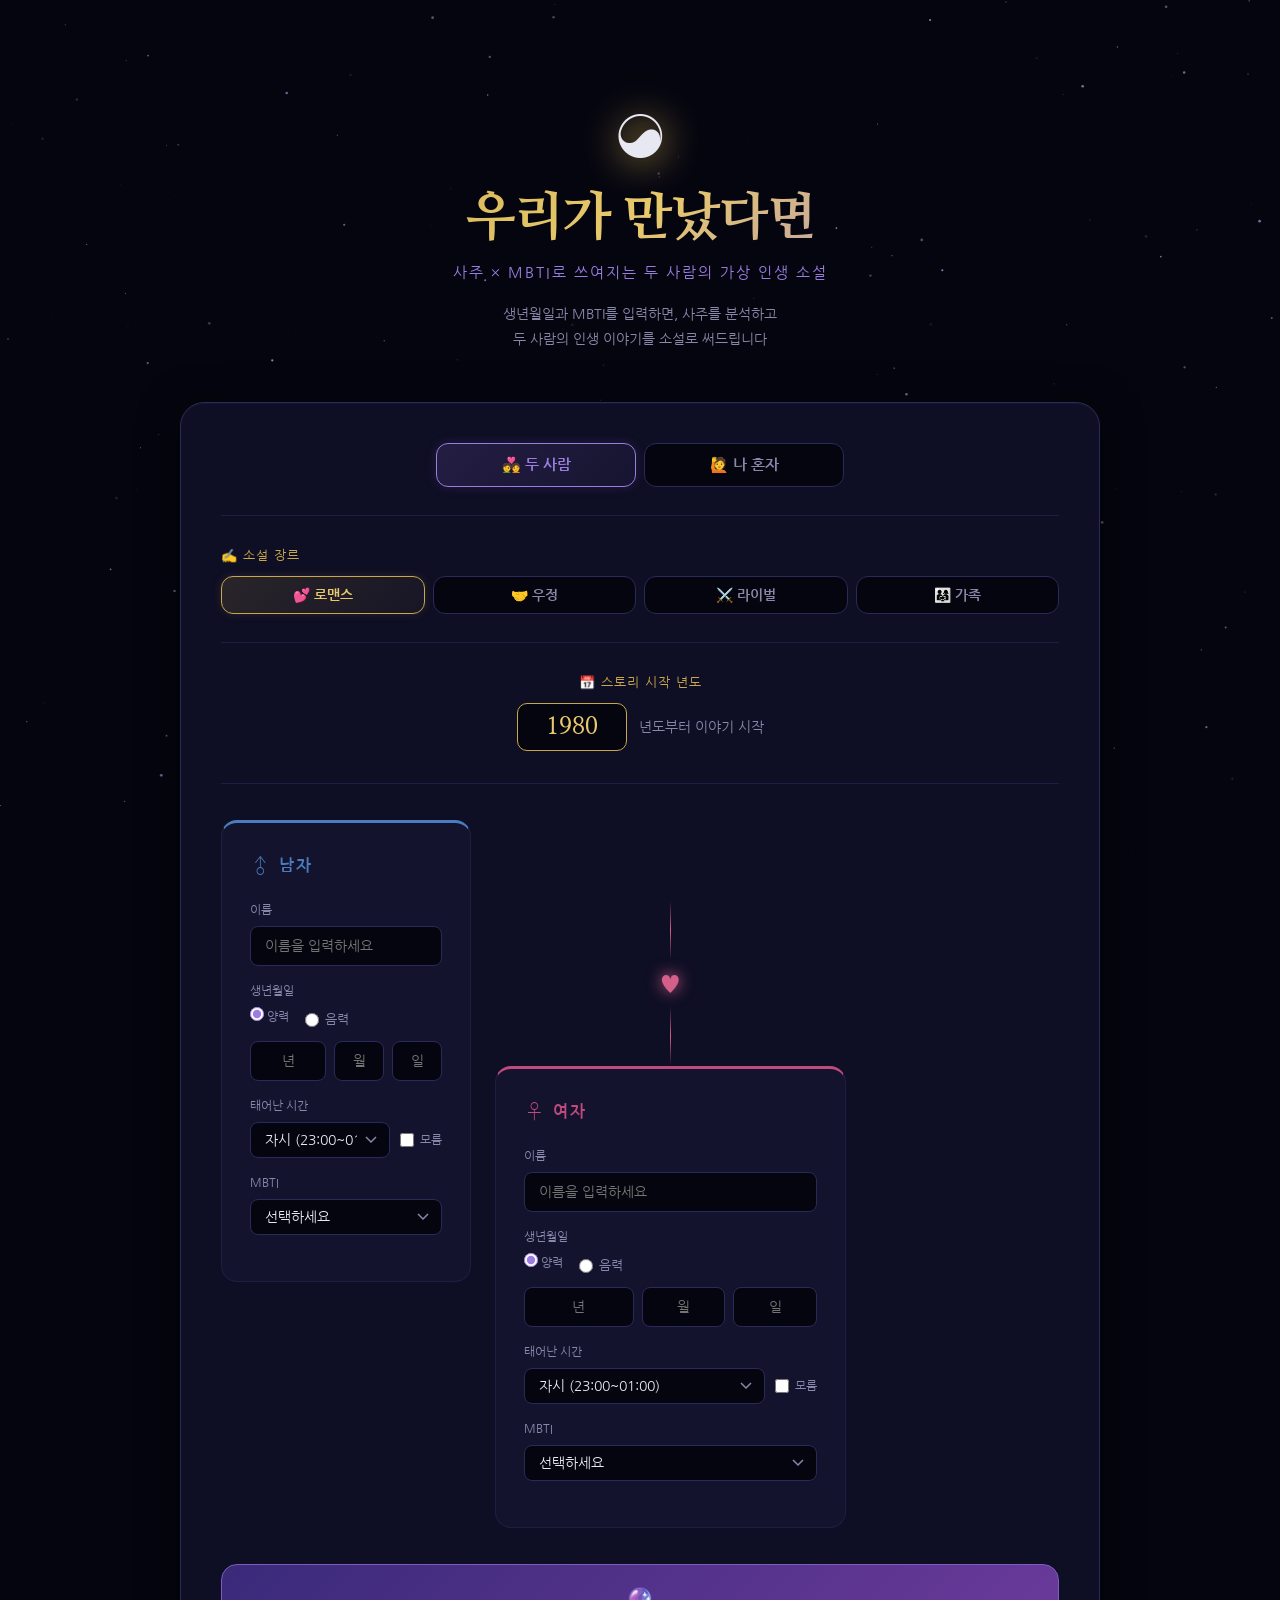
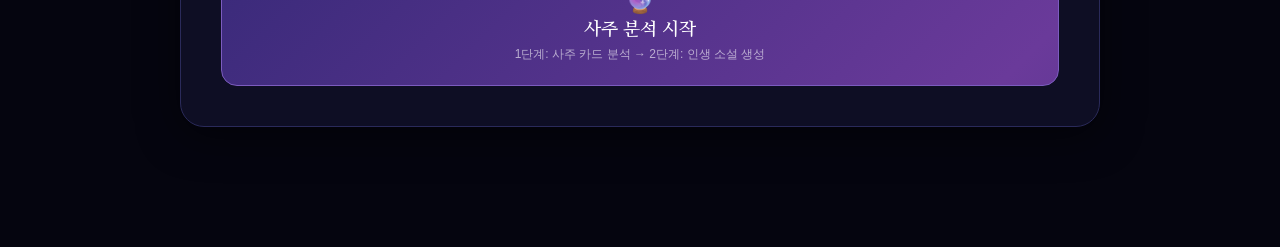
<file: templates/index.html>
<!DOCTYPE html>
<html lang="ko">
<head>
  <meta charset="UTF-8" />
  <meta name="viewport" content="width=device-width, initial-scale=1.0" />
  <title>사주×MBTI 인생소설 | 우리가 만났다면</title>
  <link rel="preconnect" href="https://fonts.googleapis.com" />
  <link href="https://fonts.googleapis.com/css2?family=Nanum+Myeongjo:wght@400;700;800&family=Nanum+Gothic:wght@400;700&display=swap" rel="stylesheet" />
  <link rel="stylesheet" href="/static/css/style.css" />
</head>
<body>
  <canvas id="stars"></canvas>

  <div class="container">

    <!-- 헤더 -->
    <header class="hero">
      <div class="hero-symbol">☯</div>
      <h1 class="hero-title">우리가 만났다면</h1>
      <p class="hero-subtitle" id="hero-subtitle">사주 × MBTI로 쓰여지는 두 사람의 가상 인생 소설</p>
      <p class="hero-desc" id="hero-desc">생년월일과 MBTI를 입력하면, 사주를 분석하고<br>두 사람의 인생 이야기를 소설로 써드립니다</p>
    </header>

    <!-- 입력 폼 -->
    <form id="saju-form" class="form-card">

      <!-- 모드 선택 -->
      <div class="mode-toggle">
        <button type="button" class="mode-btn active" id="mode-couple" onclick="setMode('couple')">💑 두 사람</button>
        <button type="button" class="mode-btn" id="mode-solo" onclick="setMode('solo')">🙋 나 혼자</button>
      </div>

      <!-- 장르 선택 -->
      <div class="genre-row">
        <label class="label-main">✍️ 소설 장르</label>
        <div class="genre-btns">
          <button type="button" class="genre-btn active" data-genre="romance">💕 로맨스</button>
          <button type="button" class="genre-btn" data-genre="friendship">🤝 우정</button>
          <button type="button" class="genre-btn" data-genre="rival">⚔️ 라이벌</button>
          <button type="button" class="genre-btn" data-genre="family">👨‍👩‍👧 가족</button>
        </div>
      </div>

      <div class="start-year-row">
        <label class="label-main">📅 스토리 시작 년도</label>
        <div class="start-year-input">
          <input type="number" id="start_year" min="1960" max="2010" value="1980" class="input-year" />
          <span class="unit">년도부터 이야기 시작</span>
        </div>
      </div>

      <div class="persons-row">

        <!-- 남자 / 나 -->
        <div class="person-card male" id="card-person1">
          <div class="person-header">
            <span class="person-icon" id="person1-icon">♂</span>
            <span class="person-label" id="person1-label">남자</span>
          </div>
          <div class="field-group">
            <label>이름</label>
            <input type="text" id="male_name" placeholder="이름을 입력하세요" class="input-text" required />
          </div>
          <div class="field-group">
            <label>생년월일</label>
            <div class="calendar-type">
              <label class="radio-label"><input type="radio" name="male_cal" value="solar" checked /> 양력</label>
              <label class="radio-label"><input type="radio" name="male_cal" value="lunar" /> 음력</label>
            </div>
            <div class="date-row">
              <input type="number" id="male_year" placeholder="년" min="1940" max="2010" class="input-date" required />
              <input type="number" id="male_month" placeholder="월" min="1" max="12" class="input-date sm" required />
              <input type="number" id="male_day" placeholder="일" min="1" max="31" class="input-date sm" required />
            </div>
          </div>
          <div class="field-group">
            <label>태어난 시간</label>
            <div class="time-row">
              <select id="male_hour" class="input-select">
                <option value="23">자시 (23:00~01:00)</option>
                <option value="1">축시 (01:00~03:00)</option>
                <option value="3">인시 (03:00~05:00)</option>
                <option value="5">묘시 (05:00~07:00)</option>
                <option value="7">진시 (07:00~09:00)</option>
                <option value="9">사시 (09:00~11:00)</option>
                <option value="11">오시 (11:00~13:00)</option>
                <option value="13">미시 (13:00~15:00)</option>
                <option value="15">신시 (15:00~17:00)</option>
                <option value="17">유시 (17:00~19:00)</option>
                <option value="19">술시 (19:00~21:00)</option>
                <option value="21">해시 (21:00~23:00)</option>
              </select>
              <label class="checkbox-label">
                <input type="checkbox" id="male_time_unknown" /> <span>모름</span>
              </label>
            </div>
          </div>
          <div class="field-group">
            <label>MBTI</label>
            <select id="male_mbti" class="input-select" required>
              <option value="">선택하세요</option>
              <optgroup label="분석가형 (NT)">
                <option>INTJ</option><option>INTP</option><option>ENTJ</option><option>ENTP</option>
              </optgroup>
              <optgroup label="외교관형 (NF)">
                <option>INFJ</option><option>INFP</option><option>ENFJ</option><option>ENFP</option>
              </optgroup>
              <optgroup label="관리자형 (SJ)">
                <option>ISTJ</option><option>ISFJ</option><option>ESTJ</option><option>ESFJ</option>
              </optgroup>
              <optgroup label="탐험가형 (SP)">
                <option>ISTP</option><option>ISFP</option><option>ESTP</option><option>ESFP</option>
              </optgroup>
            </select>
          </div>
          <!-- 나 혼자 모드 전용 성별 선택 -->
          <div class="field-group hidden" id="solo-gender-row">
            <label>성별</label>
            <div class="calendar-type">
              <label class="radio-label"><input type="radio" name="solo_gender" value="남" checked /> 남자</label>
              <label class="radio-label"><input type="radio" name="solo_gender" value="여" /> 여자</label>
            </div>
          </div>
        </div>

        <!-- 하트 구분선 + 여자 (두 사람 모드에서만 표시) -->
        <div id="female-section">
          <!-- 하트 구분선 -->
          <div class="divider-heart">
            <div class="heart-line"></div>
            <span class="heart">♥</span>
            <div class="heart-line"></div>
          </div>

          <!-- 여자 -->
          <div class="person-card female">
            <div class="person-header">
              <span class="person-icon">♀</span>
              <span class="person-label">여자</span>
            </div>
            <div class="field-group">
              <label>이름</label>
              <input type="text" id="female_name" placeholder="이름을 입력하세요" class="input-text" />
            </div>
            <div class="field-group">
              <label>생년월일</label>
              <div class="calendar-type">
                <label class="radio-label"><input type="radio" name="female_cal" value="solar" checked /> 양력</label>
                <label class="radio-label"><input type="radio" name="female_cal" value="lunar" /> 음력</label>
              </div>
              <div class="date-row">
                <input type="number" id="female_year" placeholder="년" min="1940" max="2010" class="input-date" />
                <input type="number" id="female_month" placeholder="월" min="1" max="12" class="input-date sm" />
                <input type="number" id="female_day" placeholder="일" min="1" max="31" class="input-date sm" />
              </div>
            </div>
            <div class="field-group">
              <label>태어난 시간</label>
              <div class="time-row">
                <select id="female_hour" class="input-select">
                  <option value="23">자시 (23:00~01:00)</option>
                  <option value="1">축시 (01:00~03:00)</option>
                  <option value="3">인시 (03:00~05:00)</option>
                  <option value="5">묘시 (05:00~07:00)</option>
                  <option value="7">진시 (07:00~09:00)</option>
                  <option value="9">사시 (09:00~11:00)</option>
                  <option value="11">오시 (11:00~13:00)</option>
                  <option value="13">미시 (13:00~15:00)</option>
                  <option value="15">신시 (15:00~17:00)</option>
                  <option value="17">유시 (17:00~19:00)</option>
                  <option value="19">술시 (19:00~21:00)</option>
                  <option value="21">해시 (21:00~23:00)</option>
                </select>
                <label class="checkbox-label">
                  <input type="checkbox" id="female_time_unknown" /> <span>모름</span>
                </label>
              </div>
            </div>
            <div class="field-group">
              <label>MBTI</label>
              <select id="female_mbti" class="input-select">
                <option value="">선택하세요</option>
                <optgroup label="분석가형 (NT)">
                  <option>INTJ</option><option>INTP</option><option>ENTJ</option><option>ENTP</option>
                </optgroup>
                <optgroup label="외교관형 (NF)">
                  <option>INFJ</option><option>INFP</option><option>ENFJ</option><option>ENFP</option>
                </optgroup>
                <optgroup label="관리자형 (SJ)">
                  <option>ISTJ</option><option>ISFJ</option><option>ESTJ</option><option>ESFJ</option>
                </optgroup>
                <optgroup label="탐험가형 (SP)">
                  <option>ISTP</option><option>ISFP</option><option>ESTP</option><option>ESFP</option>
                </optgroup>
              </select>
            </div>
          </div>
        </div><!-- /female-section -->

      </div><!-- /persons-row -->

      <button type="submit" id="analyze-btn" class="btn-generate">
        <span class="btn-icon">🔮</span>
        <span class="btn-text" id="btn-text">사주 분석 시작</span>
        <span class="btn-sub" id="btn-sub">1단계: 사주 카드 분석 → 2단계: 인생 소설 생성</span>
      </button>
    </form>

    <!-- 로딩 -->
    <div id="loading" class="loading hidden">
      <div class="loading-orb"></div>
      <p class="loading-text" id="loading-text">사주를 분석하고 있어요...</p>
      <p class="loading-sub" id="loading-sub">운명을 읽는 중 ✨</p>
    </div>

    <!-- 1단계: 사주 분석 카드 -->
    <div id="analysis-section" class="hidden">
      <div class="section-title-row">
        <h2 class="section-title">🔮 사주 분석 결과</h2>
      </div>
      <div class="analysis-cards" id="analysis-cards-grid">
        <div id="card-male" class="analysis-card male-card">
          <div class="card-loading">분석 중...</div>
        </div>
        <div id="card-female" class="analysis-card female-card">
          <div class="card-loading">분석 중...</div>
        </div>
        <div id="card-compat" class="analysis-card compat-card">
          <div class="card-loading">분석 중...</div>
        </div>
      </div>

      <!-- 대운 버튼 -->
      <div id="daewoon-start-area" class="hidden">
        <div class="novel-start-divider"><span>✦ ✦ ✦</span></div>
        <button id="daewoon-btn" class="btn-daewoon" onclick="startDaewoon()">
          <span>📊 대운 보기</span>
          <span class="btn-sub">10년 단위 인생 흐름</span>
        </button>
      </div>

      <!-- 대운 섹션 -->
      <div id="daewoon-section" class="hidden">
        <div class="section-title-row" style="margin-top:32px;">
          <h2 class="section-title">📊 대운 (大運)</h2>
        </div>
        <div id="daewoon-content"></div>
      </div>

      <!-- 공유 버튼 -->
      <div id="share-area" class="hidden">
        <div class="share-action-row">
          <button id="share-btn" class="btn-share" onclick="saveAndShare()">
            <span>🔗 공유 링크 만들기</span>
          </button>
          <button class="btn-share" onclick="downloadTxt()" style="border-color:var(--border);">
            <span>💾 텍스트 저장</span>
          </button>
          <button class="btn-share" onclick="printStory()" style="border-color:var(--border);">
            <span>🖨️ PDF 저장</span>
          </button>
        </div>
      </div>

      <!-- 공유 모달 -->
      <div id="share-modal" class="share-modal hidden">
        <div class="share-modal-inner">
          <p class="share-modal-title">🔗 공유 링크 생성 완료!</p>
          <input type="text" id="share-url-input" class="share-url-input" readonly />
          <div class="share-modal-btns">
            <button class="btn-copy-url" onclick="copyShareUrl()">📋 링크 복사</button>
            <button class="btn-modal-close" onclick="closeShareModal()">닫기</button>
          </div>
        </div>
      </div>

      <!-- 운세 버튼 -->
      <div id="fortune-start-area" class="hidden">
        <div class="novel-start-divider"><span>✦ ✦ ✦</span></div>
        <button id="fortune-btn" class="btn-fortune" onclick="startFortune()">
          <span>🗓 2026년 운세 자세히 보기</span>
          <span class="btn-sub">연애운 · 재물운 · 건강운 · 전체운</span>
        </button>
      </div>

      <!-- 운세 결과 -->
      <div id="fortune-section" class="hidden">
        <div class="section-title-row" style="margin-top:32px;">
          <h2 class="section-title">🗓 2026년 운세</h2>
        </div>
        <div class="fortune-cards" id="fortune-cards-grid">
          <div id="fcard-1" class="fortune-card fcard-love"><div class="card-loading">분석 중...</div></div>
          <div id="fcard-2" class="fortune-card fcard-money"><div class="card-loading">분석 중...</div></div>
          <div id="fcard-3" class="fortune-card fcard-health"><div class="card-loading">분석 중...</div></div>
          <div id="fcard-4" class="fortune-card fcard-total"><div class="card-loading">분석 중...</div></div>
        </div>
      </div>

      <!-- 소설 시작 버튼 -->
      <div id="novel-start-area" class="hidden">
        <div class="novel-start-divider">
          <span>✦ ✦ ✦</span>
        </div>
        <p class="novel-start-desc" id="novel-start-desc">사주 분석이 완료됐어요.<br>이제 두 사람의 인생 소설을 읽어볼까요?</p>
        <button id="start-novel-btn" class="btn-novel-start" onclick="startNovel()">
          <span>📖 인생 소설 1부 시작하기</span>
          <span class="btn-sub" id="novel-start-sub">성장기 · 첫 만남</span>
        </button>
      </div>
    </div>

    <!-- 2단계: 이어쓰기 소설 -->
    <div id="novel-section" class="hidden">

      <!-- 파트 콘텐츠 -->
      <div id="parts-container"></div>

      <!-- 이어쓰기 버튼 -->
      <div id="continue-area" class="hidden">
        <button id="continue-btn" class="btn-continue" onclick="continueNovel()">
          <span>✍️ 이어쓰기</span>
          <span class="btn-sub">다음 이야기 계속 보기</span>
        </button>
      </div>

      <!-- 완결 -->
      <div id="novel-end" class="hidden">
        <div class="novel-end-card">
          <div class="end-symbol">✦</div>
          <h3 id="end-title">이야기 완결</h3>
          <p id="end-desc"></p>
          <button class="btn-share-end" onclick="saveAndShare()">🔗 공유 링크 만들기</button>
          <button class="btn-copy-all" onclick="copyAll()">📋 전체 복사</button>
          <button class="btn-download-txt" onclick="downloadTxt()">💾 텍스트 저장</button>
          <button class="btn-print" onclick="printStory()">🖨️ PDF 저장</button>
          <button class="btn-restart" onclick="location.reload()">🔄 새 이야기 만들기</button>
        </div>
      </div>
    </div>

  </div><!-- /container -->

  <!-- 인쇄 전용 영역 (화면엔 숨김) -->
  <div id="print-area" class="print-only"></div>

  <script src="/static/js/script.js"></script>
</body>
</html>
</file>
<file: static/css/style.css>
/* ===== 기본 리셋 ===== */
*, *::before, *::after { box-sizing: border-box; margin: 0; padding: 0; }

:root {
  --bg: #05050f;
  --card: #0e0e24;
  --card2: #13132e;
  --border: #2a2a5a;
  --border2: #1e1e45;
  --gold: #c8a84b;
  --gold2: #e8c96b;
  --purple: #7c5cbf;
  --purple2: #9b7de0;
  --pink: #d4608a;
  --blue: #4a7dbf;
  --text: #e8e8f2;
  --sub: #8888aa;
  --male: #4a7dbf;
  --female: #bf4a7d;
}

body {
  background: var(--bg);
  color: var(--text);
  font-family: 'Nanum Gothic', sans-serif;
  min-height: 100vh;
  overflow-x: hidden;
}

#stars {
  position: fixed; top: 0; left: 0;
  width: 100%; height: 100%;
  pointer-events: none; z-index: 0;
}

.container {
  position: relative; z-index: 1;
  max-width: 960px;
  margin: 0 auto;
  padding: 40px 20px 80px;
}

/* ===== 히어로 ===== */
.hero { text-align: center; padding: 60px 0 50px; }

.hero-symbol {
  font-size: 56px; display: block; margin-bottom: 16px;
  animation: float 4s ease-in-out infinite;
  filter: drop-shadow(0 0 20px var(--gold));
}

@keyframes float {
  0%, 100% { transform: translateY(0); }
  50% { transform: translateY(-10px); }
}

.hero-title {
  font-family: 'Nanum Myeongjo', serif;
  font-size: clamp(32px, 6vw, 52px); font-weight: 800;
  background: linear-gradient(135deg, var(--gold), var(--gold2), var(--purple2));
  -webkit-background-clip: text; -webkit-text-fill-color: transparent; background-clip: text;
  letter-spacing: -1px; margin-bottom: 12px;
}

.hero-subtitle { font-size: 15px; color: var(--purple2); letter-spacing: 2px; margin-bottom: 20px; }
.hero-desc { font-size: 14px; color: var(--sub); line-height: 1.8; }

/* ===== 장르 선택 ===== */
.genre-row {
  margin-bottom: 32px; padding-bottom: 28px;
  border-bottom: 1px solid var(--border2);
}

.genre-btns {
  display: flex; gap: 8px; flex-wrap: wrap; margin-top: 12px;
}

.genre-btn {
  flex: 1; min-width: 100px; padding: 10px 14px;
  background: var(--bg); border: 1px solid var(--border);
  border-radius: 12px; color: var(--sub);
  font-size: 14px; font-family: 'Nanum Gothic', sans-serif; font-weight: 700;
  cursor: pointer; transition: all 0.2s; white-space: nowrap;
}
.genre-btn:hover { border-color: var(--gold); color: var(--gold); }
.genre-btn.active {
  background: linear-gradient(135deg, rgba(200,168,75,0.15), rgba(200,168,75,0.05));
  border-color: var(--gold); color: var(--gold2);
  box-shadow: 0 0 10px rgba(200,168,75,0.15);
}

/* ===== 모드 토글 ===== */
.mode-toggle {
  display: flex; gap: 8px; justify-content: center;
  margin-bottom: 32px; padding-bottom: 28px;
  border-bottom: 1px solid var(--border2);
}

.mode-btn {
  flex: 1; max-width: 200px; padding: 12px 20px;
  background: var(--bg); border: 1px solid var(--border);
  border-radius: 12px; color: var(--sub);
  font-size: 15px; font-family: 'Nanum Gothic', sans-serif; font-weight: 700;
  cursor: pointer; transition: all 0.2s;
}
.mode-btn:hover { border-color: var(--purple); color: var(--purple2); }
.mode-btn.active {
  background: linear-gradient(135deg, rgba(124,92,191,0.2), rgba(124,92,191,0.08));
  border-color: var(--purple2); color: var(--purple2);
  box-shadow: 0 0 12px rgba(124,92,191,0.2);
}

/* ===== 폼 카드 ===== */
.form-card {
  background: var(--card); border: 1px solid var(--border);
  border-radius: 24px; padding: 40px; margin-bottom: 40px;
  box-shadow: 0 8px 40px rgba(0,0,0,0.5), inset 0 1px 0 rgba(255,255,255,0.04);
}

.start-year-row { text-align: center; margin-bottom: 36px; padding-bottom: 32px; border-bottom: 1px solid var(--border2); }
.label-main { display: block; font-size: 13px; color: var(--gold); letter-spacing: 1px; margin-bottom: 12px; }
.start-year-input { display: flex; align-items: center; justify-content: center; gap: 12px; }

.input-year {
  width: 110px; background: var(--bg); border: 1px solid var(--gold);
  border-radius: 10px; color: var(--gold2); font-size: 24px;
  font-family: 'Nanum Myeongjo', serif; font-weight: 700;
  text-align: center; padding: 8px 12px; outline: none;
  -moz-appearance: textfield;
}
.input-year::-webkit-inner-spin-button { display: none; }
.input-year:focus { border-color: var(--gold2); box-shadow: 0 0 12px rgba(200,168,75,0.3); }
.unit { font-size: 14px; color: var(--sub); }

.persons-row { display: grid; grid-template-columns: 1fr auto 1fr; gap: 24px; align-items: start; }

.person-card { background: var(--card2); border-radius: 16px; padding: 28px; border: 1px solid var(--border2); }
.person-card.male { border-top: 3px solid var(--male); }
.person-card.female { border-top: 3px solid var(--female); }

.person-header { display: flex; align-items: center; gap: 8px; margin-bottom: 24px; }
.person-icon { font-size: 22px; }
.male .person-icon { color: var(--male); }
.female .person-icon { color: var(--female); }
.person-label { font-size: 16px; font-weight: 700; letter-spacing: 2px; }
.male .person-label { color: var(--male); }
.female .person-label { color: var(--female); }

.field-group { margin-bottom: 18px; }
.field-group label:first-child { display: block; font-size: 12px; color: var(--sub); margin-bottom: 8px; }

.input-text, .input-select {
  width: 100%; background: var(--bg); border: 1px solid var(--border);
  border-radius: 8px; color: var(--text); font-size: 14px;
  font-family: 'Nanum Gothic', sans-serif; padding: 10px 14px;
  outline: none; transition: border-color 0.2s;
}
.input-text:focus, .input-select:focus { border-color: var(--purple2); box-shadow: 0 0 8px rgba(124,92,191,0.2); }
.input-select {
  cursor: pointer; appearance: none;
  background-image: url("data:image/svg+xml,%3Csvg xmlns='http://www.w3.org/2000/svg' width='12' height='8' viewBox='0 0 12 8'%3E%3Cpath d='M1 1l5 5 5-5' stroke='%238888aa' stroke-width='1.5' fill='none'/%3E%3C/svg%3E");
  background-repeat: no-repeat; background-position: right 12px center; padding-right: 32px;
}
.input-select option, .input-select optgroup { background: #1a1a3a; color: var(--text); }

.calendar-type { display: flex; gap: 16px; margin-bottom: 8px; }
.radio-label { display: flex; align-items: center; gap: 6px; font-size: 13px; color: var(--sub); cursor: pointer; }
.radio-label input[type="radio"] { accent-color: var(--purple2); width: 14px; height: 14px; }

.date-row { display: flex; gap: 8px; }
.input-date {
  background: var(--bg); border: 1px solid var(--border); border-radius: 8px;
  color: var(--text); font-size: 14px; font-family: 'Nanum Gothic', sans-serif;
  padding: 10px; outline: none; text-align: center; flex: 1;
  -moz-appearance: textfield; transition: border-color 0.2s;
}
.input-date.sm { flex: 0.7; }
.input-date::-webkit-inner-spin-button { display: none; }
.input-date:focus { border-color: var(--purple2); }

.time-row { display: flex; gap: 10px; align-items: center; }
.time-row .input-select { flex: 1; }
.checkbox-label { display: flex; align-items: center; gap: 6px; font-size: 12px; color: var(--sub); cursor: pointer; white-space: nowrap; }
.checkbox-label input { accent-color: var(--gold); width: 14px; height: 14px; }

.divider-heart { display: flex; flex-direction: column; align-items: center; justify-content: center; padding-top: 80px; gap: 8px; }
.heart-line { width: 1px; height: 60px; background: linear-gradient(to bottom, transparent, var(--pink), transparent); }
.heart { font-size: 24px; color: var(--pink); filter: drop-shadow(0 0 8px var(--pink)); animation: pulse 2s ease-in-out infinite; }
@keyframes pulse { 0%, 100% { transform: scale(1); } 50% { transform: scale(1.2); } }

/* ===== 버튼 ===== */
.btn-generate {
  display: flex; flex-direction: column; align-items: center; justify-content: center;
  width: 100%; margin-top: 36px; padding: 22px;
  background: linear-gradient(135deg, #3a2a7a, #6a3a9a, #3a2a7a);
  background-size: 200% auto; border: 1px solid var(--purple);
  border-radius: 16px; color: #fff; cursor: pointer; transition: all 0.3s; gap: 4px;
}
.btn-generate:hover { background-position: right center; border-color: var(--purple2); box-shadow: 0 8px 30px rgba(124,92,191,0.4); transform: translateY(-2px); }
.btn-generate:disabled { opacity: 0.5; cursor: not-allowed; transform: none; }
.btn-icon { font-size: 24px; }
.btn-text { font-size: 18px; font-weight: 700; font-family: 'Nanum Myeongjo', serif; }
.btn-sub { font-size: 12px; color: rgba(255,255,255,0.6); }

/* ===== 로딩 ===== */
.loading { text-align: center; padding: 60px 20px; }
.loading-orb {
  width: 80px; height: 80px; margin: 0 auto 24px; border-radius: 50%;
  background: radial-gradient(circle at 30% 30%, var(--purple2), var(--purple));
  animation: orb-pulse 2s ease-in-out infinite;
  box-shadow: 0 0 30px var(--purple), 0 0 60px rgba(124,92,191,0.3);
}
@keyframes orb-pulse {
  0%, 100% { transform: scale(1); box-shadow: 0 0 30px var(--purple); }
  50% { transform: scale(1.1); box-shadow: 0 0 50px var(--purple2); }
}
.loading-text { font-size: 16px; color: var(--text); margin-bottom: 8px; }
.loading-sub { font-size: 13px; color: var(--sub); }

/* ===== 섹션 타이틀 ===== */
.section-title-row { text-align: center; margin-bottom: 28px; }
.section-title { font-family: 'Nanum Myeongjo', serif; font-size: 26px; font-weight: 700; color: var(--gold); }

/* ===== 사주 분석 카드 ===== */
.analysis-cards { display: grid; grid-template-columns: 1fr 1fr; gap: 16px; margin-bottom: 32px; }

.analysis-card {
  background: var(--card); border: 1px solid var(--border);
  border-radius: 20px; padding: 28px;
  box-shadow: 0 4px 20px rgba(0,0,0,0.3);
  animation: fadeIn 0.5s ease;
}

.male-card { border-top: 3px solid var(--male); grid-column: 1; }
.female-card { border-top: 3px solid var(--female); grid-column: 2; }
.compat-card {
  grid-column: 1 / -1;
  border-top: 3px solid var(--gold);
  background: linear-gradient(135deg, var(--card), rgba(200,168,75,0.05));
}

.card-header { display: flex; align-items: center; gap: 10px; margin-bottom: 16px; }
.card-icon { font-size: 24px; }
.card-title { font-family: 'Nanum Myeongjo', serif; font-size: 18px; font-weight: 700; }
.male-card .card-title { color: var(--male); }
.female-card .card-title { color: var(--female); }
.compat-card .card-title { color: var(--gold); }

.card-body { font-size: 14px; line-height: 2; color: var(--text); white-space: pre-wrap; }
.card-body em { color: var(--purple2); font-style: normal; font-weight: 700; }

.card-loading { color: var(--sub); font-size: 14px; text-align: center; padding: 20px; animation: blink 1.5s ease-in-out infinite; }
@keyframes blink { 0%, 100% { opacity: 1; } 50% { opacity: 0.3; } }

/* ===== 솔로 모드 분석 카드 ===== */
.solo-cards { grid-template-columns: 1fr 1fr; }

.solo-card-1 {
  border-top: 3px solid var(--purple2); grid-column: 1;
}
.solo-card-1 .card-title { color: var(--purple2); }

.solo-card-2 {
  border-top: 3px solid var(--pink); grid-column: 2;
}
.solo-card-2 .card-title { color: var(--pink); }

.solo-card-3 {
  grid-column: 1 / -1;
  border-top: 3px solid var(--gold);
  background: linear-gradient(135deg, var(--card), rgba(200,168,75,0.05));
}
.solo-card-3 .card-title { color: var(--gold); }

/* ===== 공유 버튼 & 모달 ===== */
.share-action-row {
  display: flex; gap: 8px; margin-top: 12px; flex-wrap: wrap;
}
.btn-share {
  display: flex; flex-direction: column; align-items: center;
  flex: 1; min-width: 120px; padding: 14px 10px;
  background: var(--card2); border: 1px solid var(--purple);
  border-radius: 12px; color: var(--sub);
  font-size: 13px; font-family: 'Nanum Gothic', sans-serif; font-weight: 700;
  cursor: pointer; transition: all 0.2s; gap: 4px;
}
.btn-share:hover { border-color: var(--purple2); color: var(--purple2); }
.btn-share:disabled { opacity: 0.5; cursor: not-allowed; }

.btn-share-end {
  display: inline-block; padding: 12px 28px; border-radius: 10px;
  font-size: 14px; font-family: 'Nanum Gothic', sans-serif;
  cursor: pointer; transition: all 0.2s; margin: 6px;
  background: rgba(124,92,191,0.15); border: 1px solid var(--purple);
  color: var(--purple2);
}
.btn-share-end:hover { background: rgba(124,92,191,0.3); }

.share-modal {
  position: fixed; inset: 0; z-index: 100;
  background: rgba(0,0,0,0.7); display: flex;
  align-items: center; justify-content: center; padding: 20px;
}
.share-modal-inner {
  background: var(--card); border: 1px solid var(--purple);
  border-radius: 20px; padding: 32px; width: 100%; max-width: 480px;
  box-shadow: 0 0 40px rgba(124,92,191,0.3);
}
.share-modal-title {
  font-family: 'Nanum Myeongjo', serif; font-size: 18px;
  color: var(--purple2); text-align: center; margin-bottom: 16px;
}
.share-url-input {
  width: 100%; background: var(--bg); border: 1px solid var(--border);
  border-radius: 8px; color: var(--text); font-size: 13px;
  padding: 10px 14px; outline: none; margin-bottom: 16px;
  font-family: monospace;
}
.share-modal-btns { display: flex; gap: 8px; justify-content: center; }
.btn-copy-url {
  padding: 10px 24px; border-radius: 8px; cursor: pointer;
  background: var(--purple); border: none; color: #fff;
  font-size: 14px; font-family: 'Nanum Gothic', sans-serif; font-weight: 700;
  transition: all 0.2s;
}
.btn-copy-url:hover { background: var(--purple2); }
.btn-modal-close {
  padding: 10px 24px; border-radius: 8px; cursor: pointer;
  background: var(--card2); border: 1px solid var(--border);
  color: var(--sub); font-size: 14px; font-family: 'Nanum Gothic', sans-serif;
  transition: all 0.2s;
}
.btn-modal-close:hover { border-color: var(--text); color: var(--text); }

/* ===== 대운 버튼 ===== */
.btn-daewoon {
  display: flex; flex-direction: column; align-items: center;
  width: 100%; padding: 20px;
  background: linear-gradient(135deg, rgba(74,125,191,0.1), rgba(74,125,191,0.04));
  border: 1px solid var(--blue); border-radius: 16px;
  color: #7aabdf; font-size: 16px;
  font-family: 'Nanum Myeongjo', serif; font-weight: 700;
  cursor: pointer; transition: all 0.3s; gap: 6px;
}
.btn-daewoon:hover { background: rgba(74,125,191,0.18); box-shadow: 0 6px 24px rgba(74,125,191,0.2); transform: translateY(-2px); }
.btn-daewoon:disabled { opacity: 0.5; cursor: not-allowed; transform: none; }

/* ===== 대운 타임라인 ===== */
.daewoon-timeline {
  display: flex; gap: 12px; overflow-x: auto;
  padding-bottom: 12px; margin-bottom: 8px;
  scrollbar-width: thin; scrollbar-color: var(--border) transparent;
}
.daewoon-timeline::-webkit-scrollbar { height: 4px; }
.daewoon-timeline::-webkit-scrollbar-thumb { background: var(--border); border-radius: 2px; }

.daewoon-card {
  flex: 0 0 180px; background: var(--card2);
  border: 1px solid var(--border2); border-radius: 16px;
  padding: 20px 16px; position: relative;
  transition: border-color 0.2s;
}
.daewoon-card:hover { border-color: var(--blue); }

.daewoon-current {
  border-color: var(--gold) !important;
  background: linear-gradient(135deg, var(--card2), rgba(200,168,75,0.08));
  box-shadow: 0 0 20px rgba(200,168,75,0.15);
}
.daewoon-now-badge {
  position: absolute; top: -10px; left: 50%; transform: translateX(-50%);
  background: var(--gold); color: #111; font-size: 11px; font-weight: 700;
  padding: 2px 10px; border-radius: 10px; white-space: nowrap;
}
.daewoon-age {
  font-size: 13px; color: var(--gold); font-weight: 700;
  margin-bottom: 4px; text-align: center;
}
.daewoon-pillar {
  font-family: 'Nanum Myeongjo', serif; font-size: 18px;
  font-weight: 700; color: var(--blue); text-align: center; margin-bottom: 10px;
}
.daewoon-energy {
  font-size: 11px; color: var(--purple2); background: rgba(124,92,191,0.08);
  border-radius: 6px; padding: 4px 8px; margin-bottom: 10px;
  line-height: 1.5; text-align: center;
}
.daewoon-interp {
  font-size: 12px; color: var(--sub); line-height: 1.7;
  white-space: pre-wrap;
}
.daewoon-person-label {
  font-size: 15px; font-weight: 700; margin-bottom: 12px; letter-spacing: 1px;
}

/* ===== 운세 버튼 ===== */
.btn-fortune {
  display: flex; flex-direction: column; align-items: center;
  width: 100%; padding: 20px;
  background: linear-gradient(135deg, rgba(200,168,75,0.1), rgba(200,168,75,0.04));
  border: 1px solid var(--gold); border-radius: 16px;
  color: var(--gold2); font-size: 16px;
  font-family: 'Nanum Myeongjo', serif; font-weight: 700;
  cursor: pointer; transition: all 0.3s; gap: 6px;
}
.btn-fortune:hover { background: rgba(200,168,75,0.18); box-shadow: 0 6px 24px rgba(200,168,75,0.2); transform: translateY(-2px); }
.btn-fortune:disabled { opacity: 0.5; cursor: not-allowed; transform: none; }

/* ===== 운세 카드 그리드 ===== */
.fortune-cards {
  display: grid;
  grid-template-columns: 1fr 1fr;
  gap: 16px;
  margin-bottom: 32px;
}

.fortune-card {
  background: var(--card); border: 1px solid var(--border);
  border-radius: 20px; padding: 28px;
  box-shadow: 0 4px 20px rgba(0,0,0,0.3);
  animation: fadeIn 0.5s ease;
}

.fcard-love  { border-top: 3px solid var(--pink); }
.fcard-love .card-title  { color: var(--pink); }

.fcard-money { border-top: 3px solid #4ab87d; }
.fcard-money .card-title { color: #4ab87d; }

.fcard-health { border-top: 3px solid #4a9dbf; }
.fcard-health .card-title { color: #4a9dbf; }

.fcard-total {
  grid-column: 1 / -1;
  border-top: 3px solid var(--gold);
  background: linear-gradient(135deg, var(--card), rgba(200,168,75,0.05));
}
.fcard-total .card-title { color: var(--gold); }

/* ===== 소설 시작 영역 ===== */
.novel-start-divider { text-align: center; color: var(--gold); font-size: 20px; letter-spacing: 12px; margin: 32px 0 20px; }
.novel-start-desc { text-align: center; color: var(--sub); font-size: 15px; line-height: 1.8; margin-bottom: 20px; }

.btn-novel-start {
  display: flex; flex-direction: column; align-items: center;
  width: 100%; padding: 24px;
  background: linear-gradient(135deg, rgba(200,168,75,0.15), rgba(200,168,75,0.05));
  border: 1px solid var(--gold); border-radius: 16px;
  color: var(--gold2); font-size: 18px; font-family: 'Nanum Myeongjo', serif;
  font-weight: 700; cursor: pointer; transition: all 0.3s; gap: 6px;
}
.btn-novel-start:hover { background: rgba(200,168,75,0.2); box-shadow: 0 8px 30px rgba(200,168,75,0.2); transform: translateY(-2px); }
.btn-novel-start .btn-sub { font-size: 13px; color: var(--sub); font-family: 'Nanum Gothic', sans-serif; font-weight: 400; }

/* ===== 파트 블록 ===== */
.part-block { margin-bottom: 40px; }

.part-title-bar {
  display: flex; align-items: center; gap: 12px;
  margin-bottom: 20px; padding: 14px 24px;
  background: linear-gradient(135deg, rgba(124,92,191,0.15), rgba(124,92,191,0.05));
  border: 1px solid var(--border); border-radius: 12px;
  border-left: 4px solid var(--purple2);
}
.part-num {
  font-family: 'Nanum Myeongjo', serif;
  font-size: 20px; font-weight: 700; color: var(--purple2);
}

/* ===== 이어쓰기 버튼 ===== */
.btn-continue {
  display: flex; flex-direction: column; align-items: center;
  width: 100%; padding: 22px;
  background: linear-gradient(135deg, #1a1a3a, #2a1a4a);
  border: 1px solid var(--purple); border-radius: 16px;
  color: var(--purple2); font-size: 18px;
  font-family: 'Nanum Myeongjo', serif; font-weight: 700;
  cursor: pointer; transition: all 0.3s; gap: 6px; margin-top: 8px;
}
.btn-continue:hover { border-color: var(--purple2); box-shadow: 0 8px 30px rgba(124,92,191,0.3); transform: translateY(-2px); }
.btn-continue:disabled { opacity: 0.5; cursor: not-allowed; transform: none; }

/* ===== 챕터 카드 ===== */

.chapter-card {
  background: var(--card2); border: 1px solid var(--border2);
  border-radius: 16px; padding: 28px 32px; margin-bottom: 16px;
  animation: fadeIn 0.4s ease;
}

@keyframes fadeIn { from { opacity: 0; transform: translateY(10px); } to { opacity: 1; transform: translateY(0); } }

.chapter-year { font-size: 14px; color: var(--gold); font-weight: 700; letter-spacing: 1px; margin-bottom: 12px; display: block; }
.saju-note { background: rgba(124,92,191,0.08); border-left: 3px solid var(--purple2); border-radius: 0 8px 8px 0; padding: 10px 14px; font-size: 13px; color: var(--purple2); margin-bottom: 16px; line-height: 1.6; }
.story-body { color: var(--text); white-space: pre-wrap; line-height: 2; font-size: 15px; }
.gungham-note { background: rgba(200,168,75,0.06); border-left: 3px solid var(--gold); border-radius: 0 8px 8px 0; padding: 10px 14px; font-size: 13px; color: var(--gold); margin-top: 16px; line-height: 1.6; }

.story-raw { white-space: pre-wrap; line-height: 2; color: var(--text); font-size: 15px; padding: 8px; }

/* ===== 다음 챕터 버튼 ===== */
.btn-next-chapter {
  display: block; width: 100%; padding: 20px;
  background: linear-gradient(135deg, #1a1a3a, #2a1a4a);
  border: 1px solid var(--purple); border-radius: 16px;
  color: var(--purple2); font-size: 16px; font-family: 'Nanum Myeongjo', serif;
  font-weight: 700; cursor: pointer; transition: all 0.3s;
  text-align: center; margin-top: 8px;
}
.btn-next-chapter:hover { border-color: var(--purple2); box-shadow: 0 8px 30px rgba(124,92,191,0.3); transform: translateY(-2px); }

/* ===== 완결 ===== */
.novel-end-card {
  text-align: center; padding: 60px 40px;
  background: linear-gradient(135deg, var(--card), rgba(200,168,75,0.08));
  border: 1px solid var(--gold); border-radius: 24px;
  margin-top: 32px;
}
.end-symbol { font-size: 40px; color: var(--gold); margin-bottom: 20px; animation: float 3s ease-in-out infinite; }
#end-title { font-family: 'Nanum Myeongjo', serif; font-size: 24px; color: var(--gold2); margin-bottom: 12px; }
#end-desc { color: var(--sub); font-size: 15px; margin-bottom: 32px; line-height: 1.8; }

.btn-download-txt, .btn-print {
  display: inline-block; padding: 12px 28px; border-radius: 10px;
  font-size: 14px; font-family: 'Nanum Gothic', sans-serif;
  cursor: pointer; transition: all 0.2s; margin: 6px;
}
.btn-download-txt {
  background: rgba(74,184,125,0.1); border: 1px solid #4ab87d; color: #4ab87d;
}
.btn-download-txt:hover { background: rgba(74,184,125,0.2); }
.btn-print {
  background: rgba(74,125,191,0.1); border: 1px solid var(--blue); color: #7aabdf;
}
.btn-print:hover { background: rgba(74,125,191,0.2); }

.btn-copy-all, .btn-restart {
  display: inline-block; padding: 12px 28px; border-radius: 10px;
  font-size: 14px; font-family: 'Nanum Gothic', sans-serif;
  cursor: pointer; transition: all 0.2s; margin: 6px;
}
.btn-copy-all { background: var(--card2); border: 1px solid var(--border); color: var(--sub); }
.btn-copy-all:hover { border-color: var(--gold); color: var(--gold); }
.btn-restart { background: rgba(124,92,191,0.2); border: 1px solid var(--purple); color: var(--purple2); }
.btn-restart:hover { background: rgba(124,92,191,0.3); }

/* ===== 유틸 ===== */
.hidden { display: none !important; }
.print-only { display: none; }

/* ===== 인쇄 스타일 ===== */
@media print {
  body { background: #fff !important; color: #111 !important; }
  #stars, .hero, #saju-form, #loading, #analysis-section,
  #novel-section, .mode-toggle, .genre-row { display: none !important; }
  .print-only { display: block !important; }
  .container { max-width: 100%; padding: 0; }

  .print-title {
    font-family: 'Nanum Myeongjo', serif;
    font-size: 28px; color: #111; text-align: center;
    margin-bottom: 8px;
  }
  .print-meta { text-align: center; color: #666; font-size: 13px; margin-bottom: 16px; }
  .print-divider { border: none; border-top: 1px solid #ccc; margin: 20px 0; }
  .print-section { font-size: 18px; color: #333; margin: 20px 0 12px; }
  .print-card {
    border: 1px solid #ddd; border-radius: 8px;
    padding: 16px; margin-bottom: 12px; break-inside: avoid;
  }
  .print-card h3 { font-size: 15px; margin-bottom: 8px; color: #444; }
  .print-card p { font-size: 13px; line-height: 1.8; color: #333; }
  .print-part { font-size: 16px; color: #333; margin: 20px 0 8px; }
  .print-story { font-size: 13px; line-height: 2; color: #333; white-space: pre-wrap; }
}

/* ===== 반응형 ===== */
@media (max-width: 700px) {
  .container { padding: 24px 16px 60px; }

  /* 폼 */
  .form-card { padding: 20px 14px; }
  .persons-row { grid-template-columns: 1fr; }
  .divider-heart { flex-direction: row; padding-top: 0; }
  .heart-line { width: 60px; height: 1px; background: linear-gradient(to right, transparent, var(--pink), transparent); }

  /* 생년월일 입력 */
  .date-row { gap: 6px; }
  .input-date { padding: 10px 4px; font-size: 13px; }

  /* 모드/장르 버튼 */
  .mode-btn { font-size: 13px; padding: 10px 12px; }
  .genre-btns { gap: 6px; }
  .genre-btn { min-width: 80px; padding: 9px 8px; font-size: 12px; }

  /* 분석 카드 */
  .analysis-cards { grid-template-columns: 1fr; }
  .male-card, .female-card, .compat-card,
  .solo-card-1, .solo-card-2, .solo-card-3 { grid-column: 1; }

  /* 운세 카드 */
  .fortune-cards { grid-template-columns: 1fr; }
  .fcard-total { grid-column: 1; }
  .daewoon-card { flex: 0 0 150px; padding: 16px 12px; }
  .daewoon-pillar { font-size: 15px; }
  .btn-daewoon { min-height: 44px; }

  /* 공유/다운로드 버튼 행 */
  .share-action-row { flex-direction: column; gap: 8px; }
  .btn-share { min-width: unset; }

  /* 완결 버튼들 */
  .novel-end-card { padding: 36px 20px; }
  .btn-share-end, .btn-copy-all, .btn-download-txt,
  .btn-print, .btn-restart {
    display: block; width: 100%; margin: 6px 0;
    box-sizing: border-box;
  }

  /* 챕터 카드 */
  .chapter-card { padding: 16px; }

  /* 공유 모달 */
  .share-modal-inner { padding: 24px 16px; }

  /* 터치 타겟 최소 44px */
  .btn-generate, .btn-novel-start, .btn-continue,
  .btn-fortune, .mode-btn, .genre-btn { min-height: 44px; }
}
</file>
